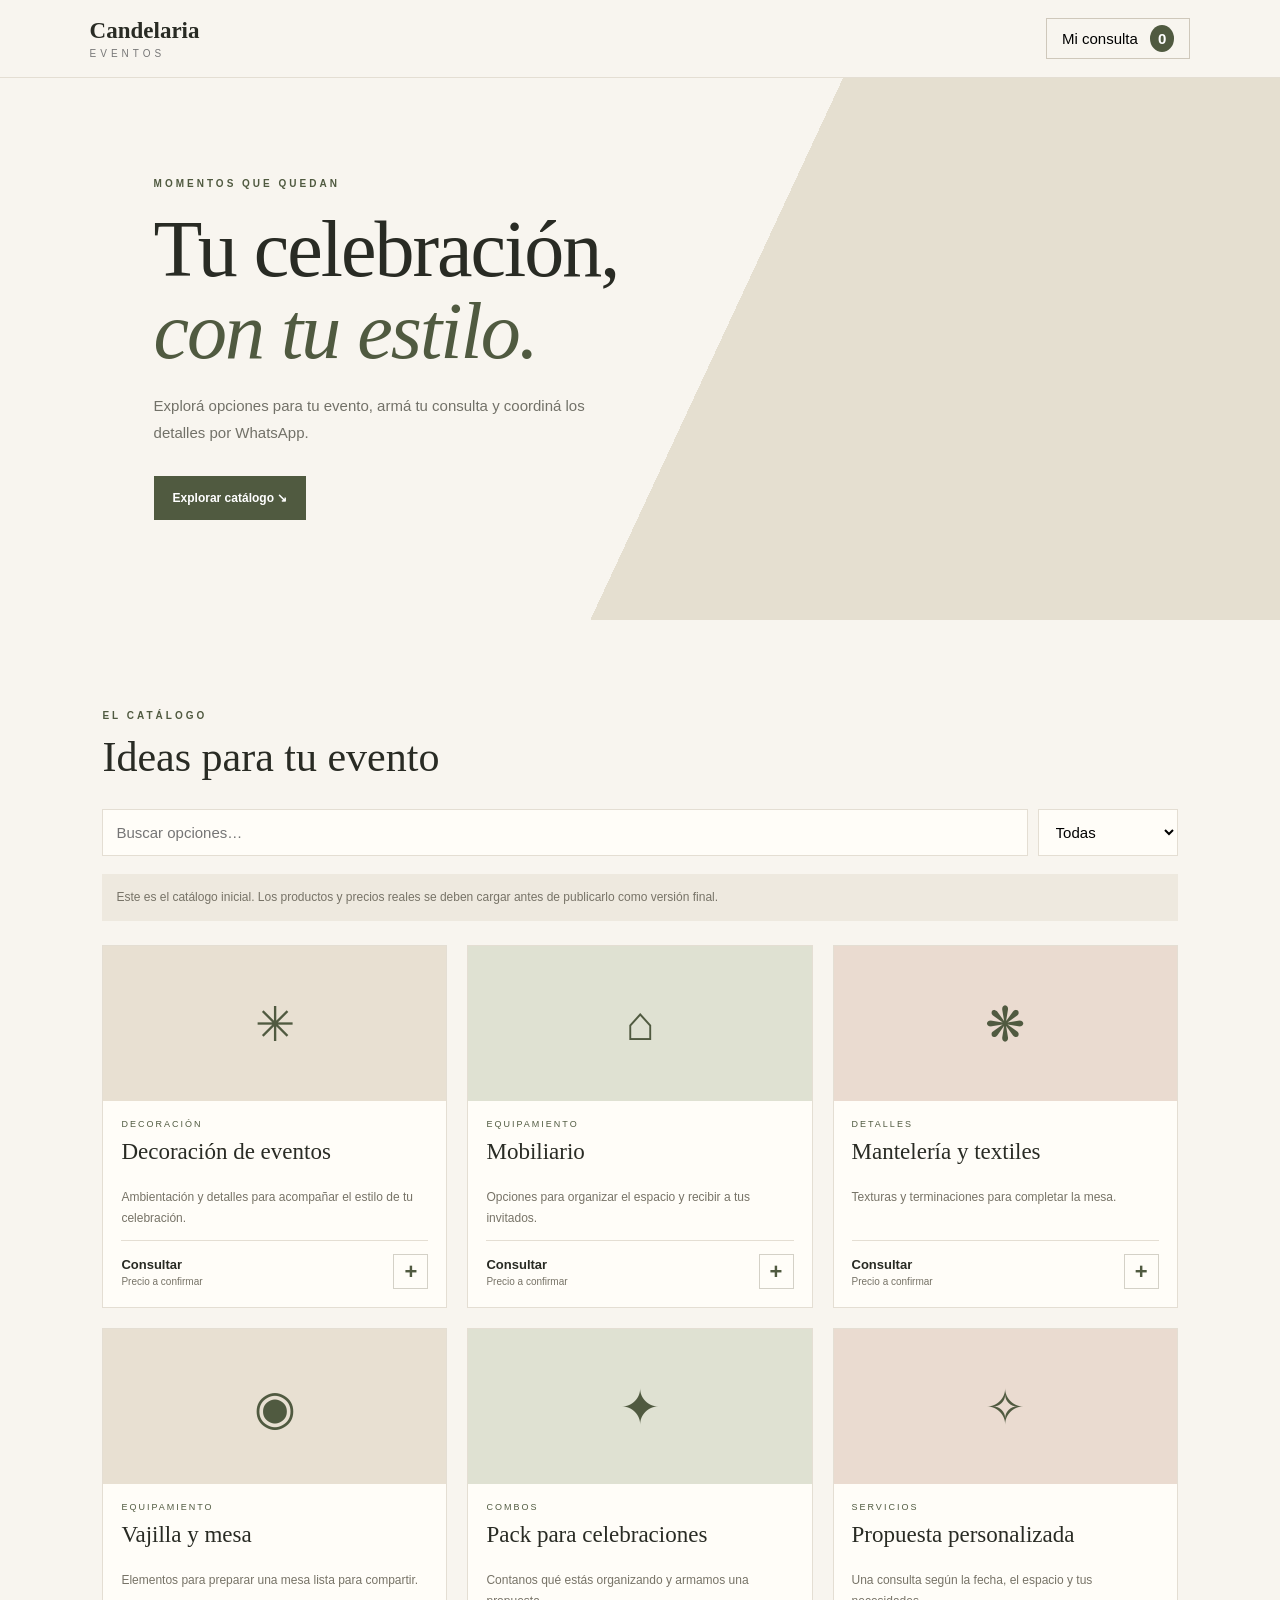
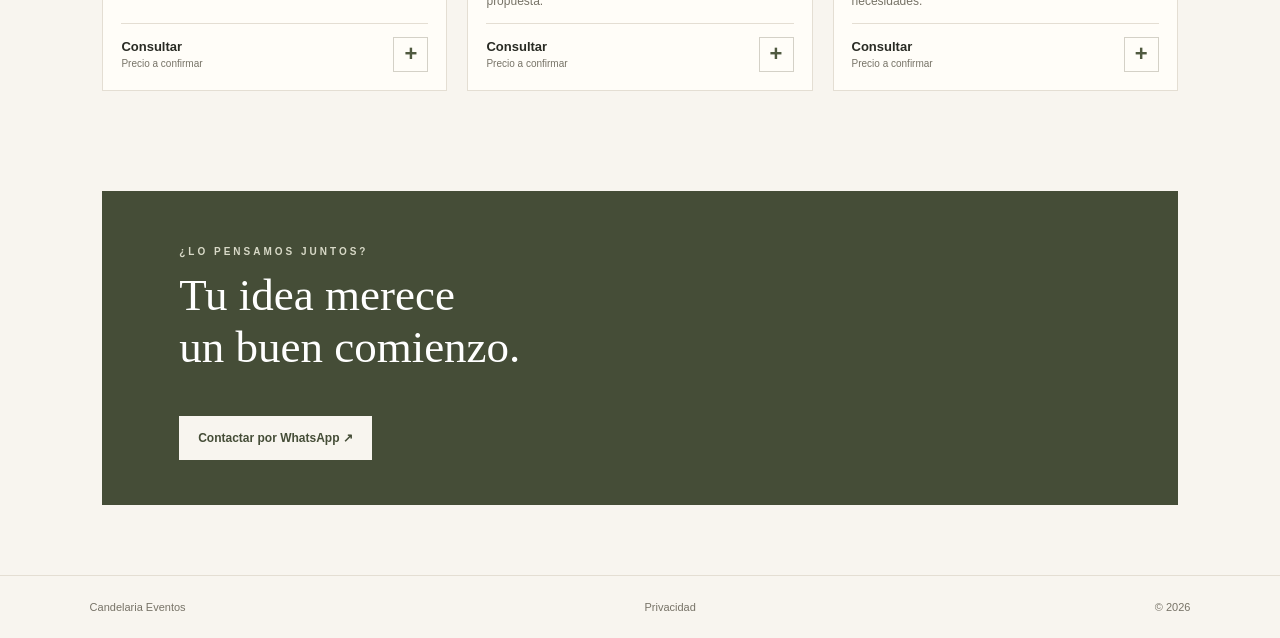
<file: index.html>
<!doctype html>
<html lang="es"><head><meta charset="utf-8"><meta name="viewport" content="width=device-width,initial-scale=1"><title>Candelaria Eventos</title><link rel="stylesheet" href="styles.css"><script src="app.js" defer></script></head><body><header><a class="brand" href="#">Candelaria <span>EVENTOS</span></a><button id="open-cart">Mi consulta <b id="cart-count">0</b></button></header><main><section class="hero"><p class="eyebrow">MOMENTOS QUE QUEDAN</p><h1>Tu celebración,<br><em>con tu estilo.</em></h1><p>Explorá opciones para tu evento, armá tu consulta y coordiná los detalles por WhatsApp.</p><a class="primary" href="#catalogo">Explorar catálogo ↘</a></section><section id="catalogo"><p class="eyebrow">EL CATÁLOGO</p><h2>Ideas para tu evento</h2><div class="tools"><input id="search" placeholder="Buscar opciones…" aria-label="Buscar"><select id="category" aria-label="Categoría"><option>Todas</option></select></div><p class="notice">Este es el catálogo inicial. Los productos y precios reales se deben cargar antes de publicarlo como versión final.</p><div id="products" class="products"></div></section><section class="contact"><p class="eyebrow">¿LO PENSAMOS JUNTOS?</p><h2>Tu idea merece<br>un buen comienzo.</h2><a class="primary light" href="https://wa.me/542302416671" target="_blank" rel="noopener">Contactar por WhatsApp ↗</a></section></main><footer><span>Candelaria Eventos</span><a href="privacy.html">Privacidad</a><span>© <span id="year"></span></span></footer><div id="overlay" hidden></div><aside id="cart" aria-hidden="true"><button id="close-cart" class="close">×</button><p class="eyebrow">TU SELECCIÓN</p><h2>Mi consulta</h2><div id="items"></div><p id="empty">Todavía no agregaste productos.</p><label>Tu nombre (opcional)<input id="name" placeholder="¿Cómo te llamás?"></label><label>Detalles del evento (opcional)<textarea id="notes" placeholder="Fecha, tipo de evento…"></textarea></label><button id="checkout" class="primary">Enviar consulta por WhatsApp ↗</button></aside><div id="toast" role="status"></div></body></html>
</file>
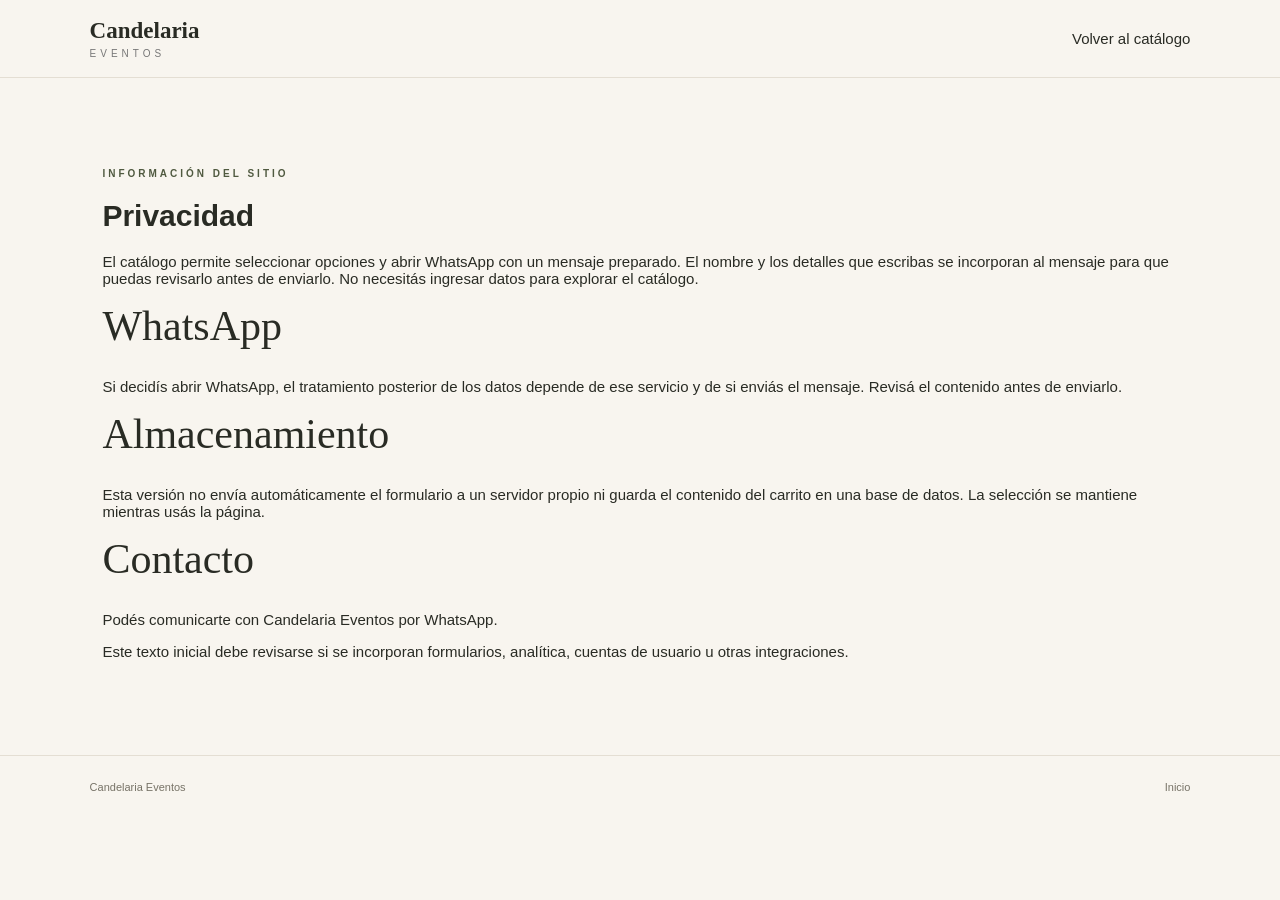
<file: privacy.html>
<!doctype html><html lang="es"><head><meta charset="utf-8"><meta name="viewport" content="width=device-width,initial-scale=1"><title>Privacidad | Candelaria Eventos</title><link rel="stylesheet" href="styles.css"></head><body><header><a class="brand" href="index.html">Candelaria <span>EVENTOS</span></a><a href="index.html">Volver al catálogo</a></header><main id="catalogo"><p class="eyebrow">INFORMACIÓN DEL SITIO</p><h1>Privacidad</h1><p>El catálogo permite seleccionar opciones y abrir WhatsApp con un mensaje preparado. El nombre y los detalles que escribas se incorporan al mensaje para que puedas revisarlo antes de enviarlo. No necesitás ingresar datos para explorar el catálogo.</p><h2>WhatsApp</h2><p>Si decidís abrir WhatsApp, el tratamiento posterior de los datos depende de ese servicio y de si enviás el mensaje. Revisá el contenido antes de enviarlo.</p><h2>Almacenamiento</h2><p>Esta versión no envía automáticamente el formulario a un servidor propio ni guarda el contenido del carrito en una base de datos. La selección se mantiene mientras usás la página.</p><h2>Contacto</h2><p>Podés comunicarte con Candelaria Eventos por <a href="https://wa.me/542302416671">WhatsApp</a>.</p><p>Este texto inicial debe revisarse si se incorporan formularios, analítica, cuentas de usuario u otras integraciones.</p></main><footer><span>Candelaria Eventos</span><a href="index.html">Inicio</a></footer></body></html>
</file>
<file: styles.css>
:root{--bg:#f8f5ef;--ink:#292b24;--olive:#505a40;--clay:#b97960;--line:#e4ded3;--serif:Georgia,'Times New Roman',serif}*{box-sizing:border-box}html{scroll-behavior:smooth}body{margin:0;background:var(--bg);color:var(--ink);font:15px Arial,sans-serif}a{color:inherit;text-decoration:none}button,input,select,textarea{font:inherit}button{cursor:pointer}header{height:78px;display:flex;align-items:center;justify-content:space-between;padding:0 7%;border-bottom:1px solid var(--line);position:sticky;top:0;background:var(--bg);z-index:5}.brand{font:600 23px var(--serif)}.brand span{display:block;font:10px Arial,sans-serif;letter-spacing:4px;margin-top:4px;color:#777}.brand span:not(.brand span span){}header button{background:transparent;border:1px solid #cfc8bb;padding:11px 15px}header button b{background:var(--olive);color:white;border-radius:50%;padding:5px 8px;margin-left:8px}.hero{padding:90px 12% 100px;min-height:450px;background:linear-gradient(115deg,#f8f5ef 55%,#e5dfd0 55%)}.eyebrow{font-size:10px;letter-spacing:3px;color:var(--olive);font-weight:bold}.hero h1{font:500 clamp(48px,7vw,80px)/1.02 var(--serif);letter-spacing:-2px;margin:20px 0}.hero h1 em{color:var(--olive)}.hero>p:not(.eyebrow){max-width:440px;line-height:1.8;color:#727168}.primary{display:inline-block;border:0;background:var(--olive);color:white;padding:15px 19px;margin-top:15px;font-size:12px;font-weight:bold}.primary:hover{background:#3d4531}#catalogo{padding:80px 8%;min-height:360px}h2{font:500 42px var(--serif);margin:12px 0 28px}.tools{display:flex;gap:10px;margin-bottom:18px}.tools input,.tools select{padding:13px;border:1px solid var(--line);background:#fffdf8;min-width:0}.tools input{flex:1}.notice{font-size:12px;color:#777367;background:#eee9df;padding:14px;line-height:1.6}.products{display:grid;grid-template-columns:repeat(3,minmax(0,1fr));gap:20px;margin-top:24px}.product{border:1px solid var(--line);background:#fffdf8;display:flex;flex-direction:column}.visual{height:155px;display:grid;place-items:center;background:#e8e0d2;color:var(--olive);font:48px var(--serif)}.product:nth-child(3n+2) .visual{background:#dfe1d2}.product:nth-child(3n) .visual{background:#eadbd0}.product-info{padding:18px;display:flex;flex-direction:column;flex:1}.category{font-size:9px;letter-spacing:2px;text-transform:uppercase;color:var(--olive)}.product h3{font:500 23px var(--serif);margin:10px 0}.product p{font-size:12px;color:#777367;line-height:1.7;flex:1}.product-bottom{border-top:1px solid var(--line);padding-top:13px;display:flex;justify-content:space-between;align-items:center;font-size:13px;font-weight:bold}.product-bottom small{display:block;font-weight:normal;color:#777367;font-size:10px;margin-top:4px}.add{width:35px;height:35px;border:1px solid #d4d1c7;background:transparent;font-size:22px;color:var(--olive)}.add:hover{background:var(--olive);color:white}.contact{margin:20px 8% 70px;padding:45px 6%;background:#454d37;color:white;position:relative}.contact .eyebrow{color:#d8d9c7}.contact h2{font-size:45px}.light{background:#f8f5ef;color:#454d37}footer{padding:25px 7%;border-top:1px solid var(--line);display:flex;justify-content:space-between;gap:15px;font-size:11px;color:#777367}#overlay{position:fixed;inset:0;background:#1b1c1977;z-index:8}#cart{position:fixed;right:0;top:0;bottom:0;width:min(440px,100%);background:#fffdf8;z-index:9;padding:28px;overflow:auto;transform:translateX(110%);transition:transform .25s}#cart.open{transform:translateX(0)}#cart h2{font-size:35px}.close{float:right;border:1px solid var(--line);background:none;font-size:24px;width:36px;height:36px}#items{margin:20px 0}.cart-item{padding:15px 0;border-bottom:1px solid var(--line);display:flex;justify-content:space-between;gap:10px;font-size:13px}.cart-item button{background:none;border:1px solid var(--line);padding:5px 9px;margin-left:5px}#cart label{display:block;font-size:11px;font-weight:bold;margin:15px 0}#cart input,#cart textarea{display:block;width:100%;padding:11px;border:1px solid var(--line);margin-top:7px;background:white}#checkout{width:100%}#toast{position:fixed;bottom:20px;left:50%;transform:translateX(-50%);background:#454d37;color:white;padding:12px 18px;font-size:12px;display:none;z-index:11}#toast.show{display:block}@media(max-width:760px){header{padding:0 18px}.hero{padding:65px 24px 75px;background:linear-gradient(160deg,#f8f5ef 70%,#e5dfd0 70%)}.hero h1{font-size:58px}#catalogo{padding:60px 17px}.products{grid-template-columns:repeat(2,minmax(0,1fr));gap:12px}.visual{height:115px}.product-info{padding:12px}.product h3{font-size:19px}.product p{font-size:11px}h2{font-size:36px}.contact{margin:10px 17px 45px;padding:30px 23px}footer{padding:22px 17px;flex-wrap:wrap}}@media(max-width:400px){.products{grid-template-columns:1fr}.visual{height:140px}.tools{flex-direction:column}.hero h1{font-size:49px}}
</file>
